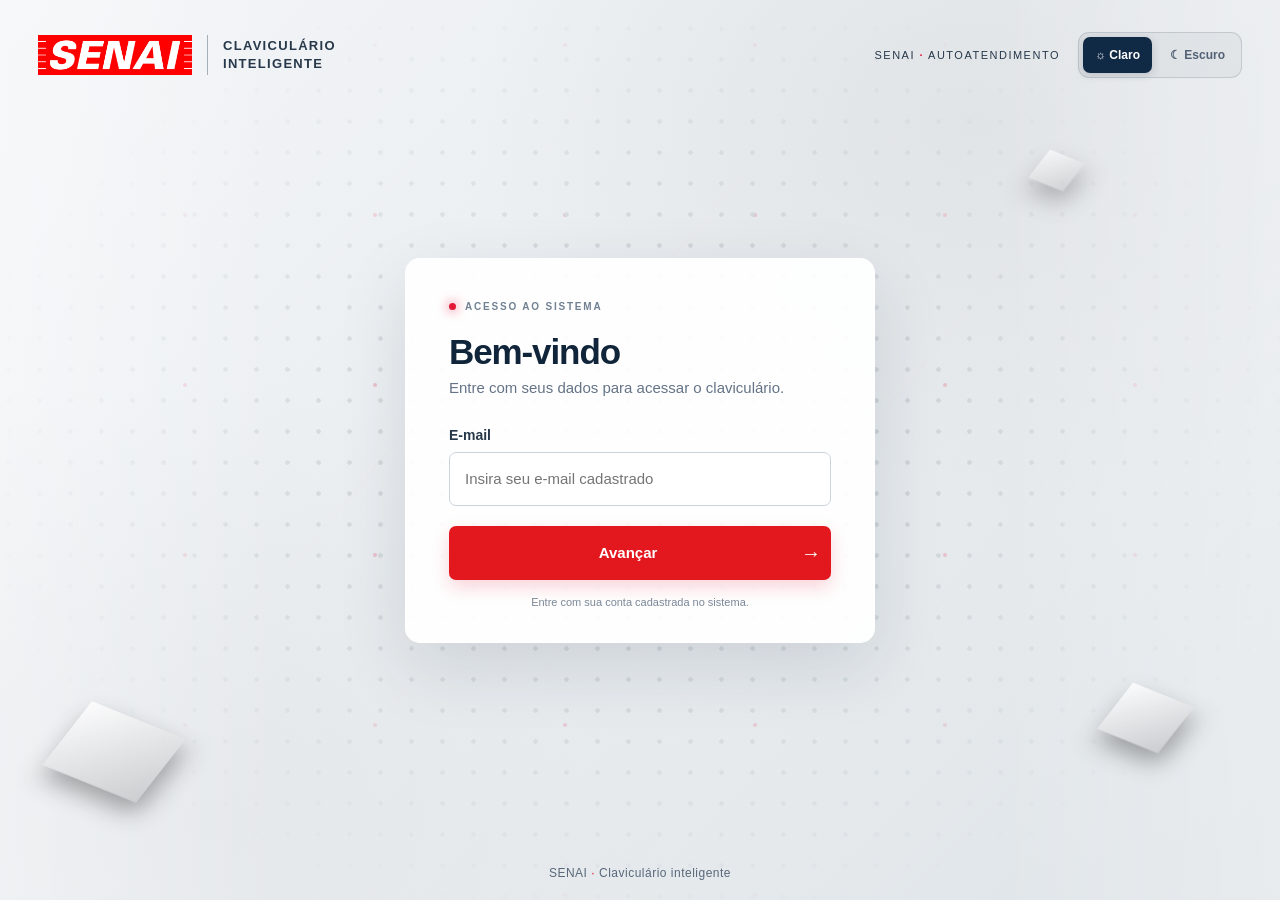
<file: site/index.html>
<!doctype html>
<html lang="pt-BR">

<head>
  <meta charset="utf-8">
  <meta name="viewport" content="width=device-width, initial-scale=1">
  <meta name="theme-color" content="#06172b">
  <title>Claviculário | SENAI</title>
  <link rel="stylesheet" href="styles.css?v=users1">
</head>

<body>

  <div class="app-shell">
    <aside class="sidebar" id="sidebar" aria-label="Navegação principal">
      <div class="brand">
        <div><img class="brand-logo" src="senai-logo.png" alt="SENAI"><span>Claviculário</span></div>
      </div>
      <div class="side-label">MENU PRINCIPAL</div>
      <nav id="nav">
        <button class="nav-item admin-only" data-page="dashboard" data-admin-only><span
            class="nav-icon">▦</span><span>Painel</span><span class="nav-count" id="alertCount"
            style="display:none">0</span></button>
        <button class="nav-item" data-page="available"><span class="nav-icon">⌕</span><span>Chaves</span><span
            class="nav-count" id="availableCount">20</span></button>
        <button class="nav-item admin-only" data-page="keys" data-admin-only><span
            class="nav-icon">⚿</span><span>Chaves</span></button>
        <button class="nav-item admin-only" data-page="users" data-admin-only><span
            class="nav-icon">♙</span><span>Usuários</span></button>
        <button class="nav-item" data-page="reserved"><span class="nav-icon">▤</span><span>Chaves reservadas</span><span
            class="nav-count" id="reservedCount">0</span></button>
        <button class="nav-item" data-page="mine"><span class="nav-icon">♙</span><span>Minhas chaves</span></button>
        <button class="nav-item" data-page="settings"><span class="nav-icon">⚙</span><span>Configurações</span></button>
      </nav>
    </aside>
    <div class="sidebar-scrim" id="scrim"></div>
    <main class="main-area">
      <header class="topbar">
        <button class="icon-button menu-button" id="menuButton" aria-label="Abrir menu">☰</button>
        <div class="topbar-title"><span class="eyebrow">SENAI · AUTOATENDIMENTO</span><strong>Claviculário
            inteligente</strong></div>
        <div class="topbar-actions"><span class="api-status" id="apiStatus">Conectando à API</span><button
            class="icon-button" id="refreshButton" aria-label="Atualizar dados"
            title="Atualizar dados">↻</button><button class="icon-button theme-toggle" id="themeToggle"
            aria-label="Alternar tema" title="Alternar tema">☼</button><button class="logout-button"
            id="logoutButton">Sair</button></div>
      </header>
      <div class="content" id="content"></div>
    </main>
  </div>
  <div class="modal-layer" id="modalLayer" aria-hidden="true"></div>
  <div class="toast-region" id="toastRegion" aria-live="polite"></div>
  <script src="api-config.js?v=api2"></script>
  <script src="app.js?v=users1"></script>
</body>

</html>
</file>
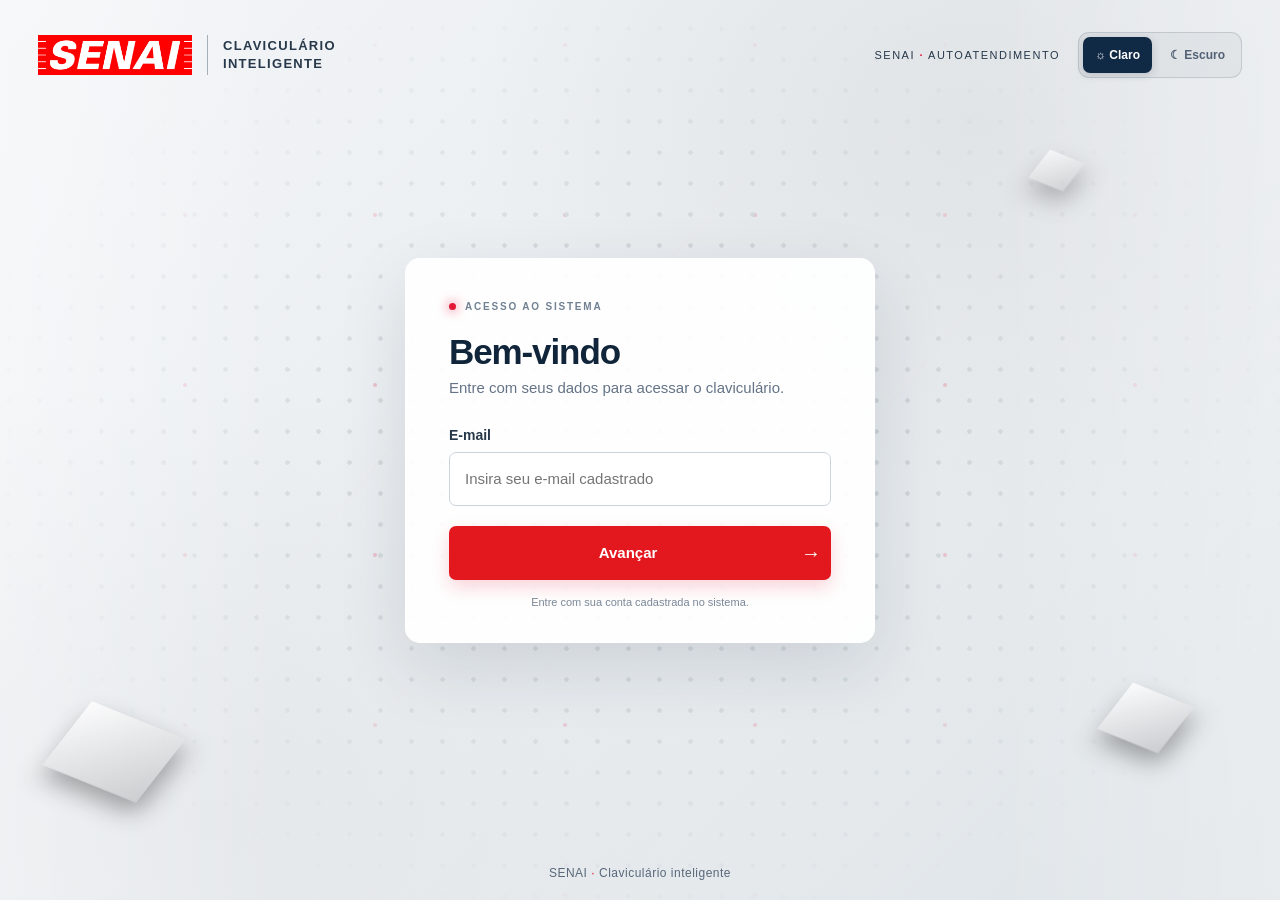
<file: site/login.html>
<!doctype html>
<html lang="pt-BR">

<head>
  <meta charset="utf-8">
  <meta name="viewport" content="width=device-width, initial-scale=1">
  <meta name="theme-color" content="#151617">
  <title>Acesso | Claviculário SENAI</title>
  <link rel="stylesheet" href="login.css?v=perf1">
</head>

<body>
  <section class="login-screen" id="loginScreen" aria-label="Acesso ao claviculário">
    <header class="login-header">
      <div class="login-brand"><img src="senai-logo.png"
          alt="SENAI"><span></span><strong>CLAVICULÁRIO<br>INTELIGENTE</strong></div>
      <div class="login-header-actions">
        <div class="login-mark" aria-hidden="true">SENAI <b>·</b> AUTOATENDIMENTO</div>
        <div class="login-theme-options" role="group" aria-label="Tema da tela"><button class="login-theme-option"
            type="button" data-login-theme="light">☼ Claro</button><button class="login-theme-option" type="button"
            data-login-theme="dark">☾ Escuro</button></div>
      </div>
    </header>
    <div class="login-content">
      <form class="login-card" id="loginForm">
        <div class="login-kicker"><i></i> ACESSO AO SISTEMA</div>
        <h1>Bem-vindo</h1>
        <p class="login-description" id="loginDescription">Entre com seus dados para acessar o claviculário.</p>
        <div class="login-step" id="identityStep">
          <label for="loginIdentity">E-mail</label>
          <input id="loginIdentity" class="login-select" type="email" placeholder="Insira seu e-mail cadastrado"
            autocomplete="username" required>
        </div>
        <div class="login-step" id="passwordStep" hidden>
          <label for="loginPassword">Senha</label>
          <input id="loginPassword" class="login-select" type="password" placeholder="Insira sua senha"
            autocomplete="current-password">
          <button class="login-back" type="button" id="loginBack">← Voltar</button>
        </div>
        <button class="login-submit" id="loginSubmit" type="submit">Avançar <span aria-hidden="true">→</span></button>
        <p class="login-note" id="loginNote">Entre com sua conta cadastrada no sistema.</p>
      </form>
    </div>
    <footer class="login-footer">SENAI <span>·</span> Claviculário inteligente</footer>
    <div class="login-cube cube-one" aria-hidden="true"></div>
    <div class="login-cube cube-two" aria-hidden="true"></div>
    <div class="login-cube cube-three" aria-hidden="true"></div>
  </section>
  <script src="api-config.js?v=api2"></script>
  <script src="login.js?v=painel1"></script>
</body>

</html>
</file>
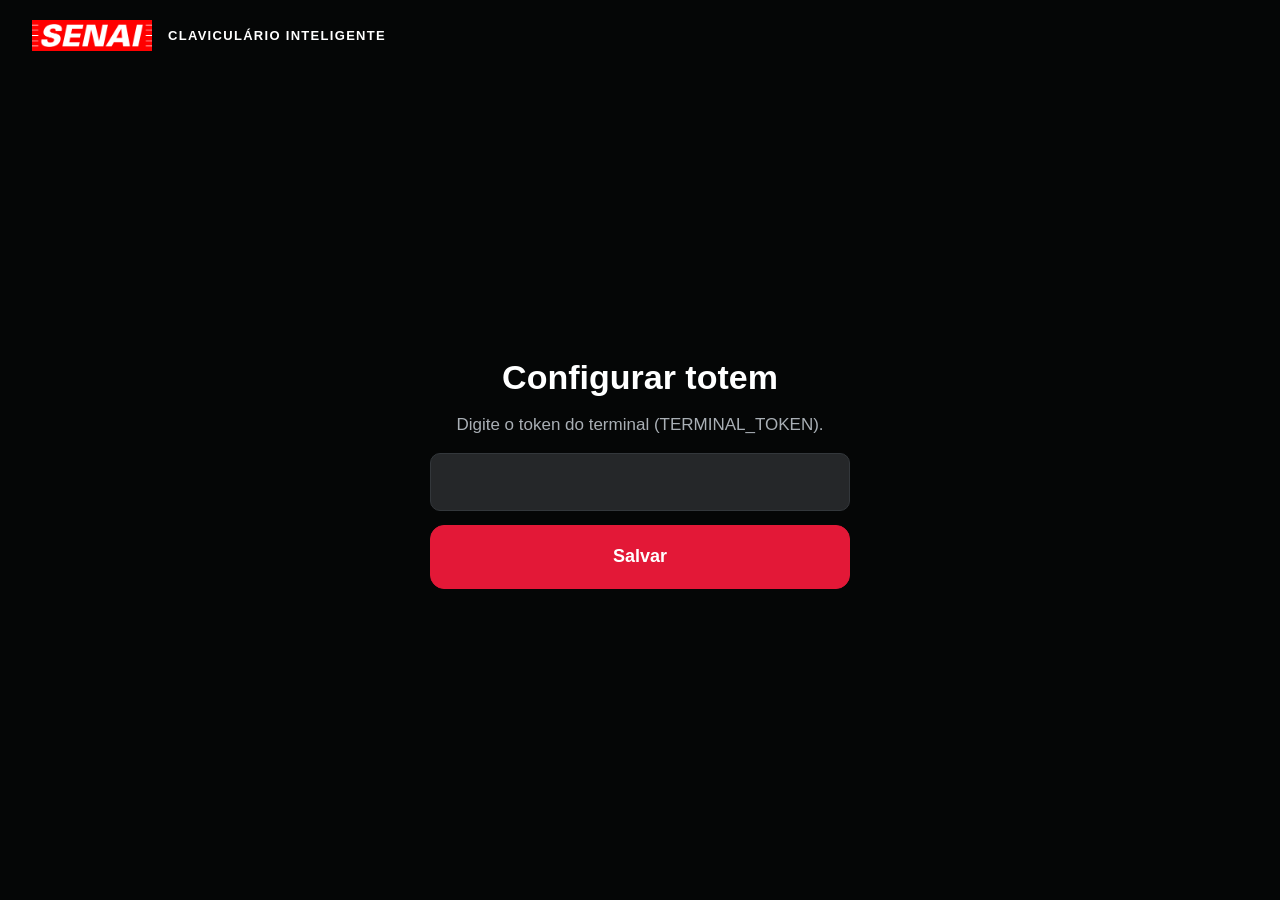
<file: site/totem.html>
<!doctype html>
<html lang="pt-BR">
<head>
  <meta charset="utf-8">
  <meta name="viewport" content="width=device-width, initial-scale=1, maximum-scale=1">
  <meta name="theme-color" content="#050606">
  <title>Totem | Claviculário SENAI</title>
  <link rel="stylesheet" href="totem.css?v=1">
</head>
<body>
  <header>
    <img src="senai-logo.png" alt="SENAI">
    <strong>CLAVICULÁRIO INTELIGENTE</strong>
    <span id="user"></span>
  </header>
  <div id="offline" hidden>Sem conexão com o servidor. Tentando novamente…</div>
  <main id="screen"></main>
  <div id="message" role="alert" hidden></div>
  <div id="countdown" hidden></div>
  <script src="totem.js?v=1"></script>
</body>
</html>
</file>
<file: site/styles.css>
:root {
    font-family: Arial, Helvetica, sans-serif;
    color: #10243a;
    background: #f3f5f7;
    font-synthesis: none;
    text-rendering: optimizeLegibility;
    --bg: #f3f5f7;
    --surface: #fff;
    --surface-2: #f8fafc;
    --text: #10243a;
    --muted: #7a8797;
    --border: #e5eaf0;
    --red: #e31837;
    --red-soft: #fff0f2;
    --navy: #06172b;
    --navy-2: #102a46;
    --green: #16865d;
    --green-soft: #eaf7f1;
    --shadow: 0 10px 30px rgba(20, 40, 60, .06)
}

* {
    box-sizing: border-box
}

body {
    margin: 0;
    min-width: 320px;
    background: var(--bg);
    color: var(--text)
}

button,
input,
select {
    font: inherit
}

button {
    cursor: pointer
}

.app-shell {
    min-height: 100vh
}

.sidebar {
    position: fixed;
    z-index: 20;
    inset: 0 auto 0 0;
    width: 278px;
    padding: 28px 18px;
    background: var(--navy);
    color: #fff;
    display: flex;
    flex-direction: column;
    transform: translateX(-100%);
    transition: transform .28s ease
}

.sidebar.open {
    transform: translateX(0)
}

.brand {
    display: flex;
    align-items: center;
    gap: 12px;
    padding: 4px 10px 42px
}

.brand-logo {
    display: block;
    width: 164px;
    height: auto;
    border-radius: 2px;
    margin-bottom: 8px
}

.brand strong,
.brand span,
.sidebar-foot strong,
.sidebar-foot span {
    display: block
}

.brand strong {
    font: 800 16px Arial;
    letter-spacing: 1.5px
}

.brand span {
    color: #aab7c8;
    font-size: 13px;
    margin-top: 2px
}

.side-label {
    font-size: 10px;
    letter-spacing: 1.4px;
    color: #8799ad;
    padding: 0 12px 12px;
    font-weight: 700
}

.sidebar nav {
    display: grid;
    gap: 7px
}

.nav-item {
    height: 54px;
    border: 0;
    border-radius: 10px;
    background: transparent;
    color: #bfcbda;
    text-align: left;
    padding: 0 12px;
    display: flex;
    align-items: center;
    gap: 13px;
    font-size: 14px;
    font-weight: 600;
    transition: .2s
}

.nav-item:hover {
    background: #ffffff0d;
    color: #fff
}

.nav-item.active {
    background: #e3183722;
    color: #fff;
    box-shadow: inset 3px 0 var(--red)
}

.nav-icon {
    width: 24px;
    text-align: center;
    font-size: 20px;
    color: #a9b9cb
}

.nav-item.active .nav-icon {
    color: #ff596e
}

.nav-count {
    margin-left: auto;
    font-size: 12px;
    color: #94a6ba
}

.sidebar-foot {
    margin-top: auto;
    display: flex;
    align-items: center;
    gap: 10px;
    padding: 15px 12px;
    border-top: 1px solid #ffffff1a
}

.sidebar-foot strong {
    font-size: 12px
}

.sidebar-foot span {
    font-size: 11px;
    color: #95a6ba;
    margin-top: 3px
}

.demo-pulse,
.demo-chip i {
    width: 8px;
    height: 8px;
    border-radius: 50%;
    background: #39c58a;
    box-shadow: 0 0 0 4px #39c58a24
}

.main-area {
    margin-left: 0;
    min-height: 100vh
}

.topbar {
    height: 88px;
    background: var(--surface);
    border-bottom: 1px solid var(--border);
    display: flex;
    align-items: center;
    padding: 0 40px;
    gap: 20px;
    position: sticky;
    top: 0;
    z-index: 10
}

.icon-button {
    border: 1px solid var(--border);
    background: var(--surface);
    color: var(--text);
    border-radius: 12px;
    width: 48px;
    height: 48px;
    font-size: 22px;
    display: grid;
    place-items: center;
    transition: .2s
}

.icon-button:hover {
    border-color: #c4ced9;
    background: var(--surface-2)
}

.topbar-title {
    display: flex;
    flex-direction: column;
    gap: 3px
}

.topbar-title strong {
    font: 700 16px Arial
}

.eyebrow {
    font-size: 10px;
    letter-spacing: 1.3px;
    color: var(--muted);
    font-weight: 700
}

.topbar-actions {
    margin-left: auto;
    display: flex;
    align-items: center;
    gap: 14px
}

.demo-chip {
    display: flex;
    align-items: center;
    gap: 9px;
    color: var(--muted);
    font-size: 12px;
    font-weight: 600
}

.demo-chip i {
    width: 7px;
    height: 7px
}

.theme-toggle {
    font-size: 21px
}

.content {
    padding: 36px 40px 48px;
    max-width: 1660px;
    margin: auto
}

.page-head {
    display: flex;
    justify-content: space-between;
    align-items: flex-end;
    margin-bottom: 25px;
    gap: 20px
}

.page-head h1 {
    font: 800 clamp(25px, 2vw, 34px) Arial;
    margin: 0 0 7px;
    letter-spacing: -.8px
}

.page-head p {
    margin: 0;
    color: var(--muted);
    font-size: 15px
}

.head-meta {
    color: var(--muted);
    font-size: 13px
}

.toolbar {
    display: flex;
    gap: 12px;
    align-items: center;
    margin-bottom: 22px
}

.search-wrap {
    position: relative;
    flex: 1;
    max-width: 520px
}

.search-icon {
    position: absolute;
    left: 16px;
    top: 13px;
    color: var(--muted);
    font-size: 20px
}

.search-input,
.select-control {
    height: 52px;
    width: 100%;
    border: 1px solid var(--border);
    border-radius: 11px;
    background: var(--surface);
    color: var(--text);
    outline: 0;
    padding: 0 16px;
    font-size: 14px
}

.search-input {
    padding-left: 46px
}

.search-input:focus,
.select-control:focus {
    border-color: #e3183780;
    box-shadow: 0 0 0 3px #e3183715
}

.filter-control {
    min-width: 180px
}

.touch-hint {
    font-size: 12px;
    color: var(--muted);
    margin-left: auto
}

.key-grid {
    display: grid;
    grid-template-columns: repeat(5, minmax(0, 1fr));
    gap: 16px
}

.key-card {
    background: var(--surface);
    border: 1px solid var(--border);
    border-radius: 15px;
    padding: 19px;
    min-height: 194px;
    box-shadow: var(--shadow);
    display: flex;
    flex-direction: column;
    transition: transform .2s, border .2s
}

.key-card:hover {
    transform: translateY(-2px);
    border-color: #d1d9e2
}

.card-top {
    display: flex;
    justify-content: space-between;
    align-items: center
}

.key-icon {
    width: 43px;
    height: 43px;
    border-radius: 12px;
    background: #fff0f2;
    color: var(--red);
    display: grid;
    place-items: center;
    font-size: 22px
}

.status {
    display: inline-flex;
    align-items: center;
    gap: 6px;
    padding: 6px 9px;
    border-radius: 20px;
    font-size: 11px;
    font-weight: 700;
    color: var(--green);
    background: var(--green-soft);
    white-space: nowrap
}

.status:before {
    content: '';
    width: 6px;
    height: 6px;
    border-radius: 50%;
    background: currentColor
}

.status.reserved {
    color: #bb6f11;
    background: #fff5e5
}

.status.taken {
    color: #5969c7;
    background: #eef0ff
}

.status.returned {
    color: var(--green);
    background: var(--green-soft)
}

.key-number {
    font: 800 24px Arial;
    letter-spacing: -.4px;
    margin: 13px 0 2px
}

.key-room {
    font-size: 13px;
    color: var(--muted);
    white-space: nowrap;
    overflow: hidden;
    text-overflow: ellipsis
}

.card-bottom {
    margin-top: auto;
    padding-top: 15px;
    display: flex;
    justify-content: space-between;
    align-items: center
}

.card-note {
    font-size: 11px;
    color: var(--muted)
}

.btn {
    height: 48px;
    border: 0;
    border-radius: 10px;
    padding: 0 20px;
    font-weight: 700;
    font-size: 14px;
    transition: .18s
}

.btn-primary {
    background: var(--red);
    color: #fff
}

.btn-primary:hover {
    background: #c9102c;
    transform: translateY(-1px)
}

.btn-secondary {
    background: var(--surface);
    border: 1px solid var(--border);
    color: var(--text)
}

.btn-secondary:hover {
    background: var(--surface-2)
}

.btn-small {
    height: 40px;
    padding: 0 15px;
    font-size: 13px
}

.empty-state {
    grid-column: 1/-1;
    background: var(--surface);
    border: 1px dashed var(--border);
    border-radius: 14px;
    padding: 48px 20px;
    text-align: center;
    color: var(--muted)
}

.empty-icon {
    font-size: 34px;
    margin-bottom: 10px
}

.records-grid {
    display: grid;
    grid-template-columns: repeat(3, minmax(0, 1fr));
    gap: 16px
}

.record-card,
.settings-card {
    background: var(--surface);
    border: 1px solid var(--border);
    border-radius: 15px;
    padding: 22px;
    box-shadow: var(--shadow)
}

.record-head {
    display: flex;
    justify-content: space-between;
    gap: 14px;
    align-items: flex-start;
    padding-bottom: 17px;
    border-bottom: 1px solid var(--border)
}

.record-key {
    font: 800 23px Arial
}

.record-room {
    color: var(--muted);
    font-size: 13px;
    margin-top: 3px
}

.record-details {
    display: grid;
    grid-template-columns: 1fr 1fr;
    gap: 17px 12px;
    padding-top: 17px
}

.detail-label {
    font-size: 10px;
    text-transform: uppercase;
    letter-spacing: .8px;
    color: var(--muted);
    font-weight: 700;
    margin-bottom: 5px
}

.detail-value {
    font-size: 13px;
    font-weight: 600
}

.record-actions {
    margin-top: 18px;
    display: flex;
    justify-content: flex-end
}

.settings-layout {
    display: grid;
    grid-template-columns: 1fr 1fr;
    gap: 17px
}

.settings-card h2 {
    font: 700 17px Arial;
    margin: 0 0 7px
}

.settings-card>p {
    margin: 0 0 20px;
    color: var(--muted);
    font-size: 13px;
    line-height: 1.6
}

.setting-row {
    display: flex;
    align-items: center;
    justify-content: space-between;
    gap: 20px;
    padding: 15px 0;
    border-top: 1px solid var(--border)
}

.setting-row:first-of-type {
    border-top: 0
}

.setting-label strong {
    display: block;
    font-size: 14px
}

.setting-label span {
    display: block;
    color: var(--muted);
    font-size: 12px;
    margin-top: 4px
}

.theme-option {
    display: flex;
    align-items: center;
    gap: 9px
}

.theme-option .btn {
    height: 42px;
    padding: 0 14px
}

.theme-option .selected {
    border-color: var(--red);
    color: var(--red);
    background: var(--red-soft)
}

.demo-banner {
    padding: 13px 15px;
    border-radius: 10px;
    background: #fff5e5;
    color: #8e5a10;
    font-size: 12px;
    line-height: 1.5
}

.modal-layer {
    position: fixed;
    z-index: 50;
    inset: 0;
    background: #051324aa;
    display: none;
    align-items: center;
    justify-content: center;
    padding: 20px
}

.modal-layer.open {
    display: flex
}

.modal {
    width: min(100%, 480px);
    background: var(--surface);
    color: var(--text);
    border-radius: 18px;
    padding: 28px;
    box-shadow: 0 30px 90px #0004;
    animation: pop .2s ease
}

.modal-icon {
    width: 52px;
    height: 52px;
    border-radius: 14px;
    display: grid;
    place-items: center;
    background: var(--red-soft);
    color: var(--red);
    font-size: 25px;
    margin-bottom: 18px
}

.modal h2 {
    font: 800 22px Arial;
    margin: 0 0 8px
}

.modal p {
    margin: 0;
    color: var(--muted);
    line-height: 1.6;
    font-size: 14px
}

.modal-key {
    margin-top: 17px;
    padding: 14px;
    border-radius: 11px;
    background: var(--surface-2);
    font-weight: 700
}

.modal-actions {
    display: flex;
    gap: 10px;
    margin-top: 24px
}

.modal-actions .btn {
    flex: 1;
    height: 54px
}

.modal-close {
    float: right;
    border: 0;
    background: transparent;
    color: var(--muted);
    font-size: 24px
}

.toast-region {
    position: fixed;
    z-index: 80;
    right: 25px;
    bottom: 25px;
    display: grid;
    gap: 10px
}

.toast {
    background: #102a46;
    color: #fff;
    padding: 15px 19px;
    border-radius: 12px;
    box-shadow: 0 12px 30px #0003;
    min-width: 260px;
    font-size: 14px;
    animation: slide .25s ease
}

.toast.success {
    border-left: 4px solid #39c58a
}

.toast.error {
    border-left: 4px solid #ff6579
}

.virtual-keyboard {
    position: fixed;
    z-index: 45;
    bottom: 0;
    left: 0;
    right: 0;
    padding: 15px;
    background: #0b1e33ee;
    backdrop-filter: blur(12px);
    display: none;
    box-shadow: 0 -12px 40px #0003
}

.virtual-keyboard.open {
    display: block
}

.keyboard-inner {
    max-width: 860px;
    margin: auto
}

.keyboard-top {
    display: flex;
    justify-content: space-between;
    align-items: center;
    color: white;
    margin-bottom: 10px;
    font-size: 13px
}

.keyboard-keys {
    display: grid;
    grid-template-columns: repeat(10, 1fr);
    gap: 7px
}

.keyboard-keys button {
    height: 48px;
    border: 0;
    border-radius: 8px;
    background: #fff;
    color: #10243a;
    font-weight: 700;
    font-size: 16px
}

.keyboard-keys button.wide {
    grid-column: span 2;
    background: #dbe3ec
}

.sidebar-scrim {
    display: none
}

.sidebar-scrim.open {
    display: block;
    position: fixed;
    z-index: 19;
    inset: 0;
    background: #06172b80
}

.keyboard-spacer {
    height: 175px
}

.no-scroll {
    overflow: hidden
}

@keyframes pop {
    from {
        opacity: 0;
        transform: translateY(8px) scale(.98)
    }

    to {
        opacity: 1;
        transform: none
    }
}

@keyframes slide {
    from {
        opacity: 0;
        transform: translateX(12px)
    }

    to {
        opacity: 1;
        transform: none
    }
}

html[data-theme="dark"] {
    --bg: #071421;
    --surface: #0d2033;
    --surface-2: #132a40;
    --text: #eff4f8;
    --muted: #9babbc;
    --border: #23384c;
    --red-soft: #391b27;
    --green-soft: #12352c;
    --shadow: 0 10px 30px rgba(0, 0, 0, .12)
}

html[data-theme="dark"] .topbar {
    background: #0d2033
}

html[data-theme="dark"] .key-icon {
    background: #391b27
}

html[data-theme="dark"] .status.reserved {
    background: #392b19;
    color: #efb85c
}

html[data-theme="dark"] .status.taken {
    background: #202a4b;
    color: #a8b3ff
}

html[data-theme="dark"] .demo-banner {
    background: #392b19;
    color: #f2c275
}

html[data-theme="dark"] .theme-option .selected {
    background: #391b27
}

@media(max-width:1350px) {
    .key-grid {
        grid-template-columns: repeat(4, minmax(0, 1fr))
    }

    .content {
        padding-left: 30px;
        padding-right: 30px
    }

    .records-grid {
        grid-template-columns: repeat(2, minmax(0, 1fr))
    }
}

@media(max-width:1050px) {
    .sidebar {
        transform: translateX(-100%)
    }

    .sidebar.open {
        transform: translateX(0)
    }

    .main-area {
        margin-left: 0
    }

    .sidebar-scrim.open {
        display: block;
        position: fixed;
        z-index: 19;
        inset: 0;
        background: #06172b80
    }

    .key-grid {
        grid-template-columns: repeat(3, minmax(0, 1fr))
    }

    .topbar {
        padding: 0 25px
    }
}

@media(max-width:720px) {
    .topbar {
        height: 74px;
        padding: 0 15px;
        gap: 12px
    }

    .topbar-title .eyebrow,
    .demo-chip {
        display: none
    }

    .topbar-title strong {
        font-size: 14px
    }

    .content {
        padding: 25px 16px 36px
    }

    .page-head {
        align-items: flex-start;
        flex-direction: column;
        margin-bottom: 20px
    }

    .page-head p {
        font-size: 13px
    }

    .head-meta {
        display: none
    }

    .toolbar {
        flex-wrap: wrap
    }

    .search-wrap {
        max-width: none;
        flex-basis: 100%
    }

    .filter-control {
        flex: 1
    }

    .touch-hint {
        display: none
    }

    .key-grid {
        grid-template-columns: repeat(2, minmax(0, 1fr));
        gap: 11px
    }

    .key-card {
        padding: 14px;
        min-height: 180px
    }

    .key-icon {
        width: 37px;
        height: 37px
    }

    .key-number {
        font-size: 21px
    }

    .card-note {
        display: none
    }

    .btn-small {
        padding: 0 12px
    }

    .records-grid,
    .settings-layout {
        grid-template-columns: 1fr
    }

    .record-card {
        padding: 18px
    }

    .keyboard-keys {
        grid-template-columns: repeat(5, 1fr)
    }

    .keyboard-keys button {
        height: 45px
    }

    .modal {
        padding: 23px
    }

    .modal-actions {
        flex-direction: column-reverse
    }

    .toast-region {
        left: 14px;
        right: 14px;
        bottom: 14px
    }

    .toast {
        min-width: 0
    }

    .keyboard-spacer {
        height: 260px
    }
}

@media(max-width:390px) {
    .key-grid {
        grid-template-columns: 1fr
    }

    .key-card {
        min-height: 160px
    }

    .key-number {
        margin-top: 9px
    }

    .filter-control {
        min-width: 135px
    }
}

.logout-button {
    height: 46px;
    min-width: 72px;
    padding: 0 17px;
    border: 1px solid var(--border);
    border-radius: 12px;
    background: var(--surface);
    color: var(--text);
    font-size: 14px;
    font-weight: 700;
    transition: background .2s, border-color .2s, color .2s
}

.logout-button:hover {
    background: var(--red-soft);
    border-color: #e3183760;
    color: var(--red)
}

@media(max-width:720px) {
    .logout-button {
        height: 44px;
        min-width: 62px;
        padding: 0 13px;
        font-size: 13px
    }
}

.api-status[data-state="connected"]:before {
    background: #16865d;
    box-shadow: 0 0 0 3px #16865d25
}

.api-status[data-state="offline"]:before {
    background: #e31837;
    box-shadow: 0 0 0 3px #e3183725
}

.nav-item.admin-only {
    display: none
}

.nav-item.admin-only.visible {
    display: flex
}

.key-sensor {
    margin-top: 5px;
    font-size: 11px
}

.admin-form {
    max-width: 900px
}

.admin-form h2 {
    font: 700 20px Arial;
    margin: 0 0 6px
}

.admin-form>p {
    margin: 0 0 20px;
    color: var(--muted);
    font-size: 13px
}

.admin-form-grid {
    display: grid;
    grid-template-columns: 1fr 1fr;
    gap: 8px 18px
}

.admin-form-grid>div {
    min-width: 0
}

.admin-form-wide {
    grid-column: 1/-1
}

.admin-form .form-label {
    margin-top: 12px
}

.admin-form .select-control {
    height: 52px
}

.admin-form-actions {
    display: flex;
    justify-content: flex-end;
    margin-top: 22px
}

.form-feedback {
    min-height: 18px;
    margin: 12px 0 0 !important;
    color: var(--muted);
    font-size: 13px
}

.admin-form [type=submit]:disabled {
    opacity: .6;
    cursor: wait
}

@media(max-width:720px) {
    .admin-form-grid {
        grid-template-columns: 1fr
    }

    .admin-form-wide {
        grid-column: auto
    }

    .admin-form-actions .btn {
        width: 100%
    }
}

.users-page {
    display: grid;
    gap: 20px
}

.user-list-section {
    background: var(--surface);
    border: 1px solid var(--border);
    border-radius: 15px;
    padding: 22px;
    box-shadow: var(--shadow)
}

.user-list-heading {
    display: flex;
    justify-content: space-between;
    align-items: center;
    gap: 16px;
    margin-bottom: 15px
}

.user-list-heading h2 {
    font: 700 18px Arial;
    margin: 0 0 5px
}

.user-list-heading p {
    margin: 0;
    color: var(--muted);
    font-size: 13px
}

.user-list-grid {
    display: grid;
    gap: 10px
}

.user-card {
    display: flex;
    align-items: center;
    gap: 14px;
    padding: 14px;
    border: 1px solid var(--border);
    border-radius: 12px;
    background: var(--surface-2);
    min-width: 0
}

.user-avatar {
    width: 42px;
    height: 42px;
    flex: 0 0 42px;
    border-radius: 50%;
    display: grid;
    place-items: center;
    background: var(--navy-2);
    color: #fff;
    font-weight: 700;
    font-size: 17px
}

.user-card-main {
    display: grid;
    gap: 4px;
    min-width: 0;
    flex: 1
}

.user-card-main strong {
    font-size: 14px
}

.user-card-main>span {
    font-size: 12px;
    color: var(--muted);
    overflow-wrap: anywhere
}

.user-card-meta {
    display: flex;
    align-items: center;
    justify-content: flex-end;
    gap: 8px;
    flex-wrap: wrap
}

.role-badge,
.user-rfid,
.account-state {
    display: inline-flex;
    align-items: center;
    min-height: 28px;
    padding: 0 10px;
    border-radius: 20px;
    background: var(--green-soft);
    color: var(--green);
    font-size: 11px;
    font-weight: 700;
    white-space: nowrap
}

.role-badge.admin {
    background: var(--red-soft);
    color: var(--red)
}

.user-rfid {
    background: var(--surface);
    color: var(--muted);
    border: 1px solid var(--border)
}

.account-state {
    background: var(--red-soft);
    color: var(--red)
}

.account-state.active {
    background: var(--green-soft);
    color: var(--green)
}

.user-list-error {
    border: 1px solid var(--border);
    border-radius: 12px;
    padding: 18px;
    color: var(--text)
}

.user-list-error p {
    color: var(--muted);
    font-size: 13px
}

@media(max-width:720px) {
    .user-list-section {
        padding: 16px
    }

    .user-list-heading {
        align-items: flex-start;
        flex-direction: column
    }

    .user-card {
        align-items: flex-start;
        flex-wrap: wrap
    }

    .user-card-meta {
        width: 100%;
        justify-content: flex-start;
        padding-left: 56px
    }
}

.form-label {
    display: block;
    margin: 18px 0 7px;
    font-size: 13px;
    font-weight: 700
}

.modal-input {
    padding: 0 14px
}

.modal-date-grid {
    display: grid;
    grid-template-columns: 1fr 1fr;
    gap: 12px
}

.modal-date-grid .form-label {
    margin-top: 14px
}

.reservation-note {
    margin-top: 14px !important;
    font-size: 12px !important
}

@media(max-width:520px) {
    .modal-date-grid {
        grid-template-columns: 1fr;
        gap: 0
    }
}

.key-admin-bottom {
    align-items: flex-end;
    gap: 8px
}

.key-admin-actions {
    display: flex;
    gap: 6px
}

.key-admin-actions .btn {
    padding: 0 10px
}

.key-admin-bottom .card-note {
    align-self: center
}

@media(max-width:720px) {
    .key-admin-bottom {
        align-items: stretch;
        flex-direction: column
    }

    .key-admin-actions {
        width: 100%
    }

    .key-admin-actions .btn {
        flex: 1;
        padding: 0 8px
    }
}

.status.removed-key {
    color: #b42336;
    background: #fff0f2
}

.status.removed-key:before {
    background: currentColor
}

@media(max-width:720px) {
    .topbar {
        height: 68px;
        padding: 0 12px;
        gap: 8px
    }

    .topbar-title {
        flex: 1;
        min-width: 0
    }

    .topbar-title strong {
        overflow: hidden;
        text-overflow: ellipsis;
        white-space: nowrap
    }

    .topbar-actions {
        gap: 7px
    }

    .topbar-actions .api-status {
        display: none
    }

    .icon-button {
        width: 42px;
        height: 42px;
        border-radius: 10px
    }

    .logout-button {
        height: 42px;
        min-width: 54px;
        padding: 0 10px
    }

    .content {
        padding-left: 16px;
        padding-right: 16px
    }

    .record-head {
        flex-wrap: wrap
    }

    .record-details {
        min-width: 0
    }

    .detail-value,
    .record-room {
        overflow-wrap: anywhere
    }

    .modal-layer {
        overflow-y: auto;
        padding: 12px
    }

    .modal {
        margin: auto
    }

    .user-card-meta {
        min-width: 0
    }

    .key-admin-actions .btn {
        min-height: 42px
    }
}

@media(max-width:390px) {
    .topbar {
        padding: 0 9px;
        gap: 6px
    }

    .topbar-actions {
        gap: 5px
    }

    .topbar-actions .icon-button {
        width: 38px;
        height: 40px
    }

    .logout-button {
        min-width: 48px;
        padding: 0 8px
    }

    .content {
        padding: 22px 13px 32px
    }

    .key-grid {
        grid-template-columns: 1fr
    }

    .key-card {
        min-height: 0
    }

    .key-admin-bottom {
        flex-direction: row;
        align-items: center
    }

    .key-admin-actions .btn {
        font-size: 12px;
        padding: 0 9px
    }

    .record-card {
        padding: 15px
    }

    .record-details {
        grid-template-columns: 1fr;
        gap: 12px
    }

    .user-list-section {
        padding: 14px
    }

    .user-card-meta {
        padding-left: 0 !important
    }

    .admin-form-actions {
        margin-top: 16px
    }
}

@media(max-height:520px) and (max-width:900px) {
    .topbar {
        position: relative
    }

    .sidebar {
        overflow-y: auto
    }

    .virtual-keyboard {
        max-height: 55svh;
        overflow-y: auto
    }

    .keyboard-spacer {
        height: 0
    }
}

.key-info {
    margin-top: 6px;
    font-size: 12px;
    line-height: 1.45;
    color: var(--muted)
}

.status.alert {
    color: #b42336;
    background: #fff0f2
}

html[data-theme="dark"] .status.alert {
    color: #ff8a9b;
    background: #391b27
}

.section-title {
    font: 700 16px Arial;
    margin: 26px 0 12px
}

.record-actions .btn {
    min-height: 40px
}

@media(max-width:720px) {

    .search-input,
    .select-control,
    .modal-input {
        font-size: 16px
    }

    .nav-item {
        min-height: 48px
    }

    .record-actions {
        justify-content: stretch
    }

    .record-actions .btn {
        width: 100%
    }

    .modal-date-grid input {
        min-width: 0
    }
}

@media(max-width:560px) {
    .key-grid {
        grid-template-columns: 1fr
    }

    .key-card {
        min-height: 0
    }

    .card-bottom .btn {
        min-height: 44px
    }
}

.modal-actions .btn {
    flex: none;
    min-height: 52px;
    height: auto
}

.modal-actions .btn+.btn,
.modal-actions .btn {
    flex: 1 1 0
}

@media(max-width:720px) {
    .modal-actions {
        flex-direction: column-reverse
    }

    .modal-actions .btn {
        flex: none;
        width: 100%;
        height: 54px;
        min-height: 54px;
        font-size: 15px
    }
}

.stat-grid {
    display: grid;
    grid-template-columns: repeat(4, minmax(0, 1fr));
    gap: 14px;
    margin-bottom: 20px
}

.stat-card {
    background: var(--surface);
    border: 1px solid var(--border);
    border-radius: 15px;
    padding: 18px 20px;
    box-shadow: var(--shadow);
    display: flex;
    flex-direction: column;
    gap: 8px
}

.stat-card span {
    font-size: 13px;
    color: var(--muted);
    font-weight: 700
}

.stat-card strong {
    font-size: 34px;
    line-height: 1
}

.stat-card.ok strong {
    color: var(--green)
}

.stat-card.warn strong {
    color: #bb6f11
}

.stat-card.bad {
    border-color: #e3183760;
    background: var(--red-soft)
}

.stat-card.bad strong {
    color: var(--red)
}

.dash-section {
    margin-bottom: 20px;
    max-width: none
}

.dash-section h2 {
    font: 700 18px Arial;
    margin: 0 0 14px
}

.muted-line {
    margin: 0;
    color: var(--muted);
    font-size: 13px
}

.alert-row {
    display: flex;
    align-items: center;
    gap: 14px;
    padding: 12px 0;
    border-top: 1px solid var(--border)
}

.alert-row:first-of-type {
    border-top: 0
}

.alert-row div {
    display: flex;
    flex-direction: column;
    gap: 3px;
    font-size: 14px
}

.alert-row div span {
    font-size: 12px;
    color: var(--muted)
}

.table-wrap {
    overflow-x: auto;
    -webkit-overflow-scrolling: touch
}

.data-table {
    width: 100%;
    border-collapse: collapse;
    font-size: 13px;
    min-width: 520px
}

.data-table th {
    text-align: left;
    color: var(--muted);
    font-size: 12px;
    padding: 8px 12px;
    border-bottom: 1px solid var(--border);
    white-space: nowrap
}

.data-table td {
    padding: 11px 12px;
    border-bottom: 1px solid var(--border);
    vertical-align: middle
}

.data-table tbody tr:last-child td {
    border-bottom: 0
}

.nav-count#alertCount {
    background: var(--red);
    color: #fff
}

@media(max-width:900px) {
    .stat-grid {
        grid-template-columns: repeat(2, minmax(0, 1fr))
    }
}

@media(max-width:560px) {
    .stat-card {
        padding: 14px
    }

    .stat-card strong {
        font-size: 28px
    }

    .alert-row {
        align-items: flex-start
    }
}

.user-actions {
    display: flex;
    gap: 6px;
    margin-left: 6px
}

@media(max-width:720px) {
    .user-actions {
        width: 100%;
        margin-left: 0
    }

    .user-actions .btn {
        flex: 1;
        min-height: 44px
    }
}
</file>
<file: site/login.css>
* {
    box-sizing: border-box
}

html,
body {
    margin: 0;
    min-width: 320px;
    min-height: 100%;
    font-family: Arial, Helvetica, sans-serif
}

body {
    background: #111;
    color: #fff
}

.login-screen {
    position: fixed;
    inset: 0;
    overflow: hidden;
    background: radial-gradient(ellipse at 76% 14%, #343638 0, transparent 36%), radial-gradient(ellipse at 15% 91%, #17191b 0, transparent 38%), linear-gradient(135deg, #292a2b 0%, #151617 48%, #050606 100%);
    transition: background .35s ease, color .35s ease
}

.login-screen:before {
    content: "";
    position: absolute;
    inset: 0;
    pointer-events: none;
    opacity: .65;
    background-image: radial-gradient(circle, #d7d9dc 2.5px, transparent 3px), radial-gradient(circle, #e31837 2px, transparent 3px), linear-gradient(130deg, transparent 49.8%, #e3183722 50%, transparent 50.2%);
    background-size: 31px 31px, 190px 170px, 340px 260px;
    background-position: 24px 44px, 90px 130px, 15% 24%;
    mask-image: radial-gradient(ellipse at center, #000 0%, transparent 78%)
}

.login-screen:after {
    content: "";
    position: absolute;
    inset: 0;
    pointer-events: none;
    background: linear-gradient(90deg, #05060655, transparent 22%, transparent 78%, #05060644)
}

.login-header {
    position: absolute;
    z-index: 2;
    top: 32px;
    left: 38px;
    right: 38px;
    display: flex;
    align-items: center;
    justify-content: space-between
}

.login-brand {
    display: flex;
    align-items: center;
    gap: 15px
}

.login-brand img {
    width: 154px;
    height: auto;
    display: block
}

.login-brand>span {
    height: 40px;
    width: 1px;
    background: #ffffff65
}

.login-brand strong {
    font-size: 13px;
    line-height: 1.35;
    letter-spacing: 1.3px;
    font-weight: 600
}

.login-mark {
    font-size: 11px;
    letter-spacing: 1.5px;
    color: #bdc1c4
}

.login-mark b,
.login-footer span {
    color: #e31837
}

.login-header-actions {
    display: flex;
    align-items: center;
    gap: 18px
}

.login-theme-options {
    display: flex;
    gap: 6px;
    padding: 4px;
    border: 1px solid #ffffff30;
    border-radius: 11px;
    background: #1118
}

.login-theme-option {
    height: 36px;
    padding: 0 12px;
    border: 0;
    border-radius: 7px;
    background: transparent;
    color: #c7c9cb;
    font-size: 12px;
    font-weight: 600
}

.login-theme-option:hover {
    background: #ffffff18;
    color: #fff
}

.login-theme-option.selected {
    background: #fff;
    color: #152235;
    box-shadow: 0 2px 8px #0003
}

.login-content {
    position: relative;
    z-index: 2;
    height: 100%;
    display: grid;
    place-items: center;
    padding: 100px 20px
}

.login-card {
    width: min(100%, 470px);
    padding: 42px 43px 34px;
    border: 1px solid #ffffff12;
    border-radius: 15px;
    background: #171819d9;
    box-shadow: 0 30px 100px #0007;
    backdrop-filter: blur(12px);
    transition: background .35s ease, border-color .35s ease, box-shadow .35s ease
}

.login-kicker {
    display: flex;
    align-items: center;
    gap: 9px;
    color: #aeb2b5;
    font-size: 10px;
    letter-spacing: 1.8px;
    font-weight: 700
}

.login-kicker i {
    width: 7px;
    height: 7px;
    border-radius: 50%;
    background: #e31837;
    box-shadow: 0 0 12px #e31837
}

.login-card h1 {
    font-size: 35px;
    letter-spacing: -1.1px;
    margin: 20px 0 7px;
    font-weight: 700
}

.login-description {
    font-size: 15px;
    color: #b6b8bb;
    margin: 0 0 31px
}

.login-card label {
    display: block;
    font-size: 14px;
    font-weight: 700;
    margin-bottom: 9px
}

.login-select {
    width: 100%;
    height: 54px;
    border: 1px solid #55595d;
    border-radius: 7px;
    background: #252729;
    color: #fff;
    padding: 0 15px;
    font-size: 15px;
    outline: none
}

.login-select:focus {
    border-color: #e31837;
    box-shadow: 0 0 0 3px #e3183726
}

.login-submit {
    margin-top: 20px;
    width: 100%;
    height: 54px;
    border: 0;
    border-radius: 7px;
    background: #e3181f;
    color: white;
    font-size: 15px;
    font-weight: 700;
    transition: background .2s, transform .2s
}

.login-submit:hover {
    background: #c9111d;
    transform: translateY(-1px)
}

.login-submit span {
    float: right;
    margin-right: 4px;
    font-size: 20px;
    line-height: 18px
}

.login-note {
    margin: 16px 0 0;
    color: #85898d;
    font-size: 11px;
    text-align: center
}

.login-back {
    margin-top: 10px;
    padding: 5px 0;
    border: 0;
    background: transparent;
    color: #c3c6c9;
    font-size: 12px;
    text-align: left
}

.login-back:hover {
    color: #fff
}

.login-step[hidden] {
    display: none
}

.login-step input {
    display: block
}

.login-footer {
    position: absolute;
    z-index: 2;
    bottom: 20px;
    left: 0;
    right: 0;
    text-align: center;
    color: #c4c6c8;
    font-size: 12px;
    letter-spacing: .5px
}

.login-cube {
    position: absolute;
    z-index: 1;
    width: 52px;
    height: 52px;
    background: linear-gradient(135deg, #fff, #c4c6c8);
    transform: rotate(30deg) skew(-8deg, -8deg);
    box-shadow: 12px 17px 28px #0008;
    opacity: .8
}

.cube-one {
    left: 5%;
    bottom: 12%;
    width: 100px;
    height: 80px
}

.cube-two {
    right: 8%;
    bottom: 17%;
    width: 65px;
    height: 58px
}

.cube-three {
    right: 16%;
    top: 17%;
    width: 37px;
    height: 35px;
    opacity: .62
}

@media(max-width:640px) {
    .login-header {
        top: 20px;
        left: 18px;
        right: 18px
    }

    .login-brand img {
        width: 125px
    }

    .login-brand {
        gap: 10px
    }

    .login-brand strong {
        font-size: 10px
    }

    .login-mark {
        display: none
    }

    .login-card {
        padding: 32px 24px 28px
    }

    .login-card h1 {
        font-size: 30px
    }

    .login-content {
        padding: 90px 16px
    }

    .cube-one {
        left: -15px;
        bottom: 7%;
        width: 70px;
        height: 60px
    }

    .cube-two {
        right: -8px;
        bottom: 11%;
        width: 48px;
        height: 44px
    }

    .cube-three {
        right: 7%;
        top: 17%
    }

    .login-footer {
        font-size: 10px
    }
}

.login-screen.light-theme {
    background: radial-gradient(ellipse at 76% 14%, #e1e4e7 0, transparent 36%), radial-gradient(ellipse at 15% 91%, #e5e8eb 0, transparent 38%), linear-gradient(135deg, #f3f5f7 0%, #e9edf0 52%, #dfe4e8 100%);
    color: #10243a
}

.login-screen.light-theme:before {
    opacity: .35;
    background-image: radial-gradient(circle, #7e8994 2px, transparent 2.5px), radial-gradient(circle, #e31837 1.5px, transparent 2.5px), linear-gradient(130deg, transparent 49.8%, #e3183718 50%, transparent 50.2%)
}

.login-screen.light-theme:after {
    background: linear-gradient(90deg, #fff5, transparent 22%, transparent 78%, #fff4)
}

.login-screen.light-theme .login-brand>span {
    background: #10243a55
}

.login-screen.light-theme .login-brand strong,
.login-screen.light-theme .login-mark {
    color: #26384a
}

.login-screen.light-theme .login-card {
    background: #ffffffed;
    border-color: #ffffffaa;
    box-shadow: 0 24px 70px #10243a20
}

.login-screen.light-theme .login-kicker {
    color: #718092
}

.login-screen.light-theme .login-card h1 {
    color: #10243a
}

.login-screen.light-theme .login-description {
    color: #647386
}

.login-screen.light-theme .login-card label {
    color: #26384a
}

.login-screen.light-theme .login-select {
    background: #fff;
    color: #10243a;
    border-color: #cbd3dc
}

.login-screen.light-theme .login-note {
    color: #7a8797
}

.login-screen.light-theme .login-back {
    color: #516275
}

.login-screen.light-theme .login-back:hover {
    color: #10243a
}

.login-screen.light-theme .login-footer {
    color: #586879
}

.login-screen.light-theme .login-theme-options {
    border-color: #10243a24;
    background: #10243a0a
}

.login-screen.light-theme .login-theme-option {
    color: #526174
}

.login-screen.light-theme .login-theme-option:hover {
    background: #10243a0d;
    color: #10243a
}

.login-screen.light-theme .login-theme-option.selected {
    background: #102a46;
    color: #fff;
    box-shadow: 0 2px 8px #10243a2b
}

.login-screen:before {
    animation: field-drift 34s ease-in-out infinite alternate
}

.login-brand {
    animation: fade-in .65s ease both
}

.login-theme-options {
    animation: fade-in .65s .12s ease both
}

.login-card {
    animation: card-arrive .7s cubic-bezier(.2, .75, .25, 1) both
}

.login-cube {
    animation: cube-float 7s ease-in-out infinite;
    will-change: transform
}

.cube-two {
    animation-delay: -2.2s
}

.cube-three {
    animation-delay: -4.1s
}

.login-submit {
    box-shadow: 0 7px 18px #e3183730;
    transition: background .2s, transform .2s, box-shadow .2s
}

.login-submit:hover {
    box-shadow: 0 10px 25px #e3183745
}

.login-submit:active {
    transform: scale(.985);
    box-shadow: 0 3px 10px #e3183730
}

.login-select {
    transition: border-color .2s, box-shadow .2s, background .3s, color .3s
}

.login-theme-option {
    transition: background .2s, color .2s, transform .2s
}

.login-theme-option:active {
    transform: scale(.96)
}

@keyframes fade-in {
    from {
        opacity: 0;
        transform: translateY(-8px)
    }

    to {
        opacity: 1;
        transform: translateY(0)
    }
}

@keyframes card-arrive {
    from {
        opacity: 0;
        transform: translateY(18px) scale(.985)
    }

    to {
        opacity: 1;
        transform: translateY(0) scale(1)
    }
}

@keyframes cube-float {

    0%,
    100% {
        translate: 0 0;
        rotate: 0deg
    }

    50% {
        translate: 0 -15px;
        rotate: 3deg
    }
}

@keyframes field-drift {
    from {
        background-position: 24px 44px, 90px 130px, 15% 24%
    }

    to {
        background-position: 46px 22px, 122px 108px, 18% 29%
    }
}

@media(prefers-reduced-motion:reduce) {

    .login-screen:before,
    .login-brand,
    .login-theme-options,
    .login-card,
    .login-cube {
        animation: none !important
    }

    .login-submit,
    .login-select,
    .login-theme-option {
        transition: none !important
    }
}

@media(max-width:640px) {
    .login-screen {
        position: relative;
        min-height: 100vh;
        min-height: 100svh;
        height: auto;
        overflow-x: hidden;
        overflow-y: auto;
        display: flex;
        flex-direction: column
    }

    .login-header {
        position: relative;
        inset: auto;
        padding: 18px 16px 0;
        gap: 12px;
        flex-wrap: wrap
    }

    .login-header-actions {
        margin-left: auto;
        gap: 8px
    }

    .login-content {
        height: auto;
        flex: 1;
        min-height: 0;
        padding: 24px 16px
    }

    .login-card {
        width: min(100%, 470px);
        padding: 28px 22px 24px
    }

    .login-footer {
        position: relative;
        inset: auto;
        padding: 12px 12px max(16px, env(safe-area-inset-bottom))
    }

    .login-cube {
        pointer-events: none
    }
}

@media(max-width:380px) {
    .login-header {
        padding-left: 13px;
        padding-right: 13px
    }

    .login-brand img {
        width: 112px
    }

    .login-brand {
        gap: 8px
    }

    .login-brand strong {
        font-size: 9px;
        letter-spacing: 1px
    }

    .login-header-actions {
        width: 100%;
        justify-content: flex-end
    }

    .login-theme-option {
        height: 34px;
        padding: 0 10px
    }

    .login-content {
        padding: 18px 13px
    }

    .login-card {
        padding: 25px 19px 22px
    }

    .login-card h1 {
        font-size: 28px
    }

    .login-description {
        margin-bottom: 25px
    }

    .login-footer {
        font-size: 9px
    }
}

@media(max-height:520px) and (max-width:640px) {
    .login-header {
        padding-top: 12px
    }

    .login-content {
        padding-top: 14px;
        padding-bottom: 14px
    }

    .login-card {
        padding: 20px
    }

    .login-card h1 {
        margin-top: 12px
    }

    .login-description {
        margin-bottom: 18px
    }

    .login-footer {
        padding-top: 8px
    }
}

@media(max-width:720px) {
    input {
        font-size: 16px
    }
}

/* Desempenho: sem animar o fundo inteiro (repintura) e sem blur sobre camada animada */
.login-screen:before {
    animation: none
}

.login-card {
    backdrop-filter: none;
    -webkit-backdrop-filter: none
}

.login-screen {
    transition: none
}

.login-cube {
    box-shadow: none;
    filter: drop-shadow(8px 12px 12px #0006)
}
</file>
<file: site/totem.css>
:root {
    --red: #e31837;
    --green: #39c58a;
    --amber: #efb85c;
    --card: #17191b;
    --border: #33373b;
    --muted: #a9afb5
}

* {
    box-sizing: border-box
}

[hidden] {
    display: none !important
}

body {
    margin: 0;
    min-height: 100vh;
    display: flex;
    flex-direction: column;
    font-family: Arial, Helvetica, sans-serif;
    color: #fff;
    background: #050606;
    user-select: none;
    touch-action: manipulation
}

body.idle {
    background: #000
}

header {
    display: flex;
    align-items: center;
    gap: 16px;
    padding: 20px 32px
}

header img {
    width: 120px
}

header strong {
    font-size: 13px;
    letter-spacing: 1.3px
}

header span {
    margin-left: auto;
    font-size: 20px;
    font-weight: 700
}

body.idle header {
    opacity: .35
}

main {
    flex: 1;
    display: flex;
    flex-direction: column;
    width: min(100%, 1100px);
    margin: auto;
    padding: 8px 32px 32px
}

.center {
    flex: 1;
    display: flex;
    flex-direction: column;
    align-items: center;
    justify-content: center;
    text-align: center;
    gap: 18px
}

h1 {
    font-size: 34px;
    margin: 0
}

p {
    margin: 0;
    color: var(--muted);
    font-size: 17px
}

.pulse {
    width: 18px;
    height: 18px;
    border-radius: 50%;
    background: var(--red);
    animation: pulse 2s infinite
}

@keyframes pulse {
    50% {
        opacity: .2;
        transform: scale(.7)
    }
}

button {
    font: inherit;
    font-weight: 700;
    color: #fff;
    cursor: pointer;
    border: 1px solid var(--border);
    border-radius: 14px;
    background: var(--card);
    min-height: 64px;
    padding: 0 28px;
    font-size: 18px
}

button:disabled {
    cursor: default;
    opacity: .45
}

button.primary {
    background: var(--red);
    border-color: var(--red)
}

.choices {
    display: grid;
    grid-template-columns: 1fr 1fr;
    gap: 20px;
    width: 100%
}

.choices button {
    min-height: 220px;
    font-size: 36px
}

.choices small {
    display: block;
    margin-top: 10px;
    font-size: 16px;
    color: var(--muted);
    font-weight: 400
}

.choices .primary small {
    color: #fff
}

.head {
    margin-bottom: 20px;
    display: grid;
    gap: 6px
}

.grid {
    display: grid;
    grid-template-columns: repeat(auto-fill, minmax(230px, 1fr));
    gap: 16px;
    align-content: start
}

.key {
    display: flex;
    flex-direction: column;
    align-items: flex-start;
    gap: 8px;
    text-align: left;
    padding: 20px;
    min-height: 160px;
    border: 2px solid var(--border);
    border-radius: 16px;
    background: var(--card)
}

.key b {
    font-size: 28px
}

.key span {
    font-size: 15px;
    color: var(--muted);
    font-weight: 400
}

.key em {
    font-style: normal;
    font-size: 14px;
    margin-top: auto
}

.key.selected {
    border-color: var(--red);
    background: #391b27
}

.key.done {
    border-color: var(--green)
}

.ok {
    color: var(--green)
}

.warn {
    color: var(--amber)
}

.bad {
    color: #ff6b7f
}

.actions {
    display: flex;
    gap: 14px;
    justify-content: space-between;
    flex-wrap: wrap;
    margin-top: auto;
    padding-top: 24px
}

#offline,
#message {
    position: fixed;
    left: 50%;
    transform: translateX(-50%);
    padding: 14px 22px;
    border-radius: 10px;
    background: #7d1023;
    font-weight: 700;
    z-index: 3
}

#offline {
    top: 8px
}

#message {
    bottom: 112px
}

#countdown {
    position: fixed;
    inset: 0;
    display: flex;
    flex-direction: column;
    align-items: center;
    justify-content: center;
    gap: 16px;
    background: #000d;
    z-index: 2;
    font-size: 24px
}

#countdown b {
    font-size: 96px;
    color: var(--red)
}

form {
    display: grid;
    gap: 14px;
    width: min(100%, 420px)
}

input {
    height: 58px;
    border-radius: 10px;
    border: 1px solid var(--border);
    background: #252729;
    color: #fff;
    padding: 0 16px;
    font-size: 18px
}

@media(max-width:640px) {
    .choices {
        grid-template-columns: 1fr
    }

    .choices button {
        min-height: 140px
    }

    header strong {
        display: none
    }
}
</file>
